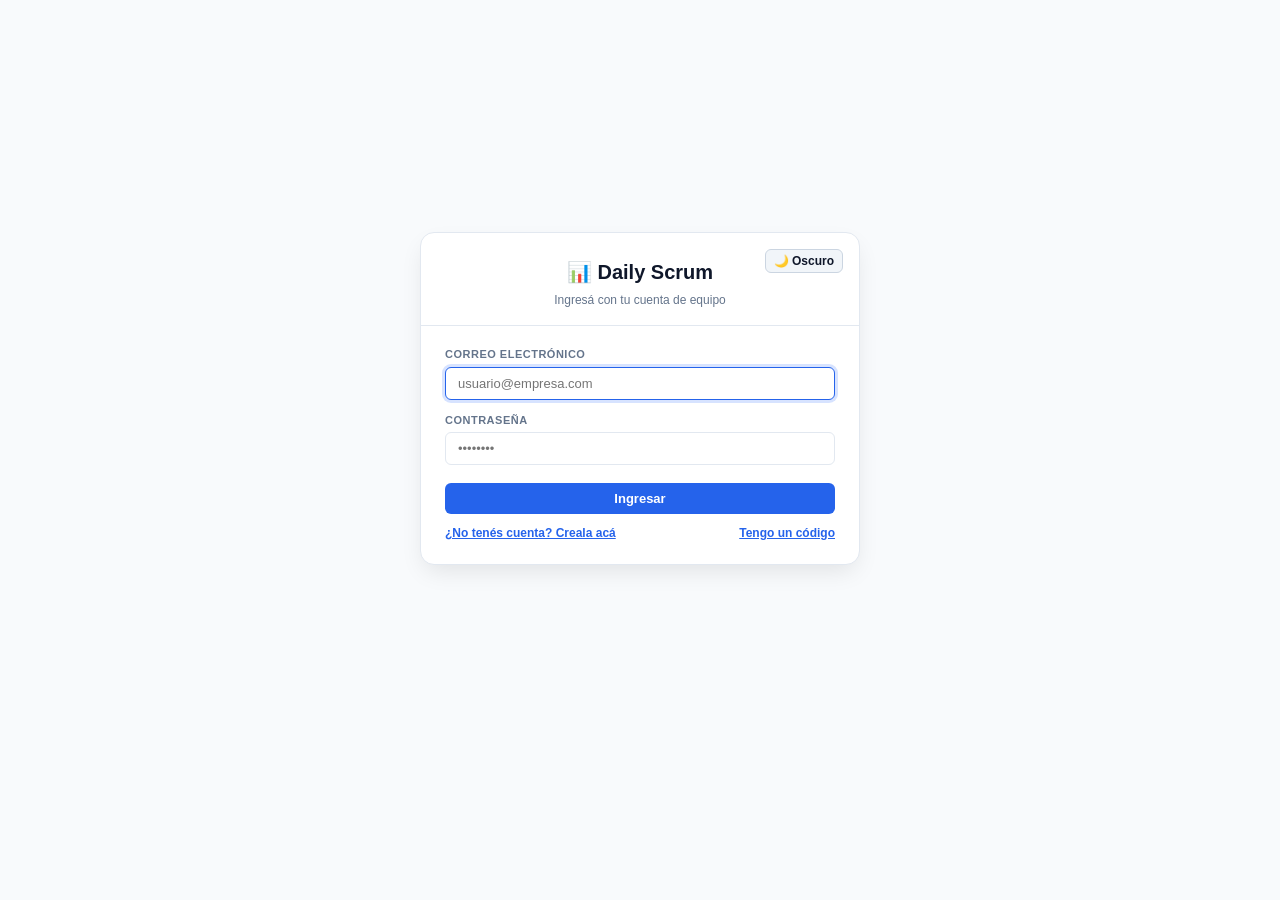
<file: index.html>
<!DOCTYPE html>
<html lang="es">
<head>
  <meta charset="UTF-8" />
  <meta name="viewport" content="width=device-width, initial-scale=1.0" />
  <title>Daily Scrum Board Serverless</title>
  <link rel="icon" href="data:image/svg+xml,<svg xmlns=%22http://www.w3.org/2000/svg%22 viewBox=%220 0 100 100%22><text y=%22.9em%22 font-size=%2290%22>📊</text></svg>" />
  <link rel="stylesheet" href="./css/variables.css" />
  <link rel="stylesheet" href="./css/base.css" />
  <link rel="stylesheet" href="./css/auth.css" />
  <link rel="stylesheet" href="./css/board.css" />
  <link rel="stylesheet" href="./css/kanban.css" />
  <link rel="stylesheet" href="./css/modals.css" />
  <link rel="stylesheet" href="./css/diagnostics.css" />
</head>
<body>

  <!-- ============================================================= -->
  <!-- 1. Mandatory Authentication Gate (Rendered when unauthenticated) -->
  <!-- ============================================================= -->
  <div id="authGate" class="auth-gate-wrapper" style="display: none;">
    <div class="auth-card">
      <div class="auth-card-header">
        <button type="button" class="btn btn-secondary btn-sm btn-theme-toggle auth-theme-toggle" title="Alternar tema">
          🌙 Oscuro
        </button>
        <h2>📊 Daily Scrum</h2>
        <p id="authStepTitle">Ingresá con tu cuenta de equipo</p>
      </div>

      <div class="auth-card-body">
        <!-- Login (pantalla principal, como cualquier app) -->
        <form id="stepLogin" onsubmit="return false;">
          <div style="margin-bottom: 12px;">
            <label for="stepLoginEmail">Correo Electrónico</label>
            <input type="email" id="stepLoginEmail" placeholder="usuario@empresa.com" style="width: 100%;" autocomplete="username email" required />
          </div>
          <div style="margin-bottom: 18px;">
            <label for="stepLoginPassword">Contraseña</label>
            <input type="password" id="stepLoginPassword" placeholder="••••••••" style="width: 100%;" autocomplete="current-password" required />
          </div>
          <div id="loginErrorBox" style="display: none; margin-bottom: 12px; padding: 10px 12px; background: var(--warning-bg); border: 1px solid var(--warning); border-radius: 6px; font-size: 12px;">
            <span id="loginErrorText">Revisá tu correo y contraseña.</span>
            <button type="button" id="btnGoRegister" class="btn btn-primary btn-sm" style="margin-top: 8px; width: 100%; display: none;">Crear cuenta con este correo</button>
          </div>
          <button type="button" id="btnLoginSubmit" class="btn btn-primary" style="width: 100%; margin-bottom: 12px;">
            Ingresar
          </button>
          <div style="display: flex; justify-content: space-between; align-items: center; font-size: 11px;">
            <button type="button" id="linkGoRegister" class="btn-link">¿No tenés cuenta? Creala acá</button>
            <button type="button" id="linkHaveCode" class="btn-link">Tengo un código</button>
          </div>
        </form>

        <!-- Crear cuenta -->
        <form id="stepRegister" style="display: none;" onsubmit="return false;">
          <div id="stepRegWho" class="auth-who-chip"></div>
          <p class="auth-help-text">
            Completá tus datos. Te enviamos un código de 6 dígitos para activar tu cuenta.
          </p>
          <div style="margin-bottom: 12px;">
            <label for="stepRegName">Nombre y Apellido</label>
            <input type="text" id="stepRegName" placeholder="Ej: Juan Pérez" style="width: 100%;" autocomplete="name" required />
          </div>
          <div style="margin-bottom: 18px;">
            <label for="stepRegPassword">Contraseña (Mínimo 8 caracteres)</label>
            <input type="password" id="stepRegPassword" placeholder="••••••••" style="width: 100%;" autocomplete="new-password" required />
          </div>
          <button type="button" id="btnRegisterSubmit" class="btn btn-primary" style="width: 100%; margin-bottom: 12px;">
            Crear Cuenta
          </button>
          <div style="text-align: center;">
            <button type="button" id="btnBackToLoginReg" class="btn-link">← Volver a ingresar</button>
          </div>
        </form>

        <!-- Activar con código (invitación o pendiente) -->
        <form id="stepCode" style="display: none;" onsubmit="return false;">
          <div id="stepCodeWho" class="auth-who-chip"></div>
          <p class="auth-help-text">
            Ingresá el código de 6 dígitos que te enviamos por correo.
          </p>
          <div style="margin-bottom: 12px;">
            <label for="stepCodeInput">Código de Activación (6 dígitos)</label>
            <input type="text" id="stepCodeInput" placeholder="123456" maxlength="6" style="width: 100%; text-align: center; font-size: 22px; letter-spacing: 6px; font-weight: 800;" autocomplete="one-time-code" required />
          </div>
          <div id="stepCodePassWrap" style="margin-bottom: 18px;">
            <label for="stepCodePassword">Definí tu Contraseña (Mínimo 8 caracteres)</label>
            <input type="password" id="stepCodePassword" placeholder="••••••••" style="width: 100%;" autocomplete="new-password" />
          </div>
          <button type="button" id="btnConfirmSubmit" class="btn btn-primary" style="width: 100%; margin-bottom: 12px;">
            Activar y Entrar
          </button>
          <div style="display: flex; justify-content: space-between; align-items: center; font-size: 11px;">
            <button type="button" id="btnBackToLoginCode" class="btn-link">← Volver a ingresar</button>
            <button type="button" id="btnResendCode" class="btn-link">Reenviar código</button>
          </div>
        </form>
      </div>
    </div>
  </div>

  <!-- ============================================================= -->
  <!-- 2. Main Application Shell (Rendered ONLY after authentication) -->
  <!-- ============================================================= -->
  <div id="appShell" class="container" style="display: none;">
    <!-- App Header -->
    <header>
      <div class="brand">
        <h1>📊 Daily Scrum Board</h1>
      </div>
      <div class="top-controls">
        <span id="authUserBadge" class="user-badge" style="display: none;"></span>

        <span style="display: inline-flex; gap: 4px;" role="group" aria-label="Deshacer y rehacer">
          <button type="button" id="btnUndo" class="btn btn-secondary btn-sm" title="Deshacer (Ctrl+Z)" aria-label="Deshacer" disabled style="opacity: 0.45;">
            ↩
          </button>
          <button type="button" id="btnRedo" class="btn btn-secondary btn-sm" title="Rehacer (Ctrl+Shift+Z)" aria-label="Rehacer" disabled style="opacity: 0.45;">
            ↪
          </button>
        </span>

        <!-- Admin Management Button (Gated to Admins) -->
        <button type="button" id="btnOpenManageModal" class="btn btn-secondary btn-sm" style="display: none;">
          👥 Administrar Equipo
        </button>

        <button type="button" class="btn btn-secondary btn-sm btn-theme-toggle" title="Alternar modo Claro / Oscuro" aria-label="Alternar tema">
          🌙 Oscuro
        </button>

        <button type="button" id="btnLogout" class="btn btn-secondary btn-sm" style="display: none;" title="Cerrar sesión">
          🚪 Salir
        </button>
      </div>
    </header>

    <!-- Main Scrum Board Card -->
    <div class="card">
      <div class="card-header-flex">
        <div class="filters-bar" style="width: 100%;">
          <!-- View Switcher Tabs -->
          <div class="view-switcher" style="margin-right: 6px;">
            <button type="button" id="tabDailyView" class="view-tab active">📊 Matriz Daily</button>
            <button type="button" id="tabKanbanView" class="view-tab">📋 Tablero Kanban</button>
            <button type="button" id="tabDiagnosticsView" class="view-tab" style="display: none;">🕸️ PERT/CPM & Diagnóstico</button>
          </div>

          <div>
            <label for="boardProject">Proyecto</label>
            <select id="boardProject" style="min-width: 160px;"></select>
          </div>

          <div id="weekFilterGroup">
            <label for="boardWeek">Semana</label>
            <div style="display: flex; gap: 6px; align-items: center;">
              <select id="boardWeek" style="min-width: 140px;"></select>
              <button type="button" id="btnAddWeek" class="btn btn-secondary btn-sm" style="height: 35px; padding: 0 10px; display: none;" title="Agregar próxima semana correlativa">➕</button>
            </div>
          </div>

          <div id="projectSelfAssignContainer" style="display: flex; align-items: flex-end; padding-bottom: 2px;"></div>
        </div>
      </div>

      <!-- 1. Daily Matrix View -->
      <div id="dailyViewContainer">
        <div class="table-container">
          <table id="scrumTable">
            <thead>
              <tr id="scrumTableHeadRow">
                <th class="member-col">Integrante</th>
                <th class="day-col">Lunes</th>
                <th class="day-col">Martes</th>
                <th class="day-col">Miércoles</th>
                <th class="day-col">Jueves</th>
                <th class="day-col">Viernes</th>
                <th class="day-col">Sábado</th>
                <th class="day-col">Domingo</th>
              </tr>
            </thead>
            <tbody id="scrumTableBody">
              <!-- Dynamic Rows Rendered by dailyMatrix.js -->
            </tbody>
          </table>
        </div>
      </div>

      <!-- 2. Kanban Board View (WIP Flow) -->
      <div id="kanbanViewContainer" style="display: none;">
        <div style="display: flex; justify-content: space-between; align-items: center; margin-bottom: 12px; flex-wrap: wrap; gap: 8px;">
          <div style="font-size: 12px; color: var(--text-muted);">
            💡 <strong>Scrumban Unificado:</strong> Las tareas en progreso y completadas alimentan automáticamente las respuestas de tu Daily.
          </div>
          <button type="button" id="btnOpenNewTaskModal" class="btn btn-primary btn-sm">
            ➕ Nueva Tarea
          </button>
        </div>

        <div class="kanban-board">
          <!-- Col: TODO -->
          <div class="kanban-col" data-status="TODO">
            <div class="kanban-col-header">
              <div class="kanban-col-title">📝 Por Hacer</div>
              <span id="countTODO" class="kanban-count">0</span>
            </div>
            <div id="colTODO" class="kanban-card-list"></div>
          </div>

          <!-- Col: DOING -->
          <div class="kanban-col" data-status="DOING">
            <div class="kanban-col-header">
              <div class="kanban-col-title">⚡ En Progreso</div>
              <span id="countDOING" class="kanban-count">0</span>
            </div>
            <div id="colDOING" class="kanban-card-list"></div>
          </div>

          <!-- Col: BLOCKED -->
          <div class="kanban-col" data-status="BLOCKED">
            <div class="kanban-col-header">
              <div class="kanban-col-title" style="color: var(--error);">🚨 Bloqueado</div>
              <span id="countBLOCKED" class="kanban-count">0</span>
            </div>
            <div id="colBLOCKED" class="kanban-card-list"></div>
          </div>

          <!-- Col: DONE -->
          <div class="kanban-col" data-status="DONE">
            <div class="kanban-col-header">
              <div class="kanban-col-title" style="color: var(--success);">✅ Completado</div>
              <span id="countDONE" class="kanban-count">0</span>
            </div>
            <div id="colDONE" class="kanban-card-list"></div>
          </div>
        </div>
      </div>

      <!-- 3. Diagnostics & Flow View -->
      <div id="diagnosticsViewContainer" style="display: none;"></div>
    </div>
  </div>

  <!-- ============================================================= -->
  <!-- 3. Modal Dialogs                                               -->
  <!-- ============================================================= -->

  <!-- Modal: View / Edit Daily Scrum -->
  <div id="scrumModal" class="modal-overlay">
    <div class="modal-box">
      <div class="modal-header">
        <h3 id="modalTitle">Daily Scrum</h3>
        <button type="button" id="modalClose" class="modal-close">&times;</button>
      </div>
      <div class="modal-body">
        <div class="meta-tags" id="modalMetaTags"></div>
        <div id="scrumAutoSyncBanner" class="auto-sync-banner" style="display: none;"></div>

        <div style="margin-bottom: 14px;">
          <label for="modalAns1">1. ¿Qué hiciste? (Tareas realizadas)</label>
          <textarea id="modalAns1" placeholder="Detalle de lo que completaste..."></textarea>
        </div>

        <div style="margin-bottom: 14px;">
          <label for="modalAns2">2. ¿Con qué sigues? (Próximo paso / Foco)</label>
          <textarea id="modalAns2" placeholder="En qué vas a trabajar..."></textarea>
        </div>

        <div style="margin-bottom: 14px;">
          <div style="display: flex; justify-content: space-between; align-items: center; margin-bottom: 6px;">
            <label style="margin: 0; font-weight: 700;">3. ¿Bloqueos o Impedimentos?</label>
            <span style="font-size: 11px; color: var(--text-muted);">Persistentes hasta resolución</span>
          </div>

          <!-- Active Blocked Tasks List -->
          <div id="modalActiveBlockedTasksList"></div>

          <div style="margin-top: 8px; margin-bottom: 4px; font-size: 11px; font-weight: 600; color: var(--text-muted);">
            Reportar nuevo bloqueo (asociar a tarea o crear nueva):
          </div>
          <select id="modalBlockedTaskSelect" style="width: 100%; margin-bottom: 8px; font-size: 12px;">
            <option value="">🟢 No agregar otro bloqueo</option>
            <option value="__NEW__">➕ Crear tarea en 'Por Hacer' (para que alguien la elija y me destrabe)</option>
          </select>
          <div id="modalNewBlockedTaskTitleContainer" style="margin-bottom: 8px; display: none;">
            <input type="text" id="modalNewBlockedTaskTitle" placeholder="Título de la tarea requerida (se creará en 'Por Hacer' sin asignar)..." style="width: 100%; font-size: 12px;" />
          </div>
          <textarea id="modalAns3" placeholder="¿Por qué te bloquea o qué se necesita hacer? (o 'Ninguno')..."></textarea>
        </div>

        <div style="display: flex; gap: 8px; justify-content: space-between; margin-top: 18px;">
          <button type="button" id="btnDeleteScrum" class="btn btn-danger btn-sm">🗑️ Eliminar</button>
          <div style="display: flex; gap: 8px;">
            <button type="button" id="btnCancelScrum" class="btn btn-secondary btn-sm">Cancelar</button>
            <button type="button" id="btnSaveScrum" class="btn btn-primary btn-sm">💾 Guardar</button>
          </div>
        </div>
      </div>
    </div>
  </div>

  <!-- Modal: Create / Edit Kanban Task -->
  <div id="taskModal" class="modal-overlay">
    <div class="modal-box" style="max-width: 480px;">
      <div class="modal-header">
        <h3 id="taskModalTitle">➕ Nueva Tarea de Kanban</h3>
        <button type="button" id="taskModalClose" class="modal-close">&times;</button>
      </div>
      <div class="modal-body">
        <form id="taskForm" onsubmit="return false;">
          <input type="hidden" id="taskId" />
          <div style="margin-bottom: 12px;">
            <label for="taskTitle">Título de la Tarea</label>
            <input type="text" id="taskTitle" placeholder="Ej: Implementar endpoint de pagos" style="width: 100%;" required />
          </div>

          <div style="display: grid; grid-template-columns: 1fr 1fr; gap: 12px; margin-bottom: 12px;">
            <div>
              <label for="taskAssignee">Responsable</label>
              <select id="taskAssignee" style="width: 100%;"></select>
            </div>
            <div>
              <label for="taskStatus">Estado</label>
              <select id="taskStatus" style="width: 100%;">
                <option value="TODO">📝 Por Hacer</option>
                <option value="DOING">⚡ En Progreso</option>
                <option value="BLOCKED">🚨 Bloqueado</option>
                <option value="DONE">✅ Completado</option>
              </select>
            </div>
          </div>

          <div style="margin-bottom: 12px;">
            <label for="taskPriority">Prioridad</label>
            <select id="taskPriority" style="width: 100%;">
              <option value="LOW">Baja</option>
              <option value="MEDIUM" selected>Media</option>
              <option value="HIGH">Alta</option>
            </select>
          </div>

          <div id="taskBlockerGroup" style="margin-bottom: 16px; display: none;">
            <label for="taskBlocker" style="color: var(--error);">Motivo del Bloqueo</label>
            <input type="text" id="taskBlocker" placeholder="¿Por qué está trabada la tarea?" style="width: 100%; border-color: var(--error);" />
          </div>

          <div style="display: flex; justify-content: space-between; align-items: center; margin-top: 16px;">
            <button type="button" id="btnDeleteTask" class="btn btn-danger btn-sm" style="display: none;">🗑️ Eliminar</button>
            <div style="display: flex; gap: 8px; margin-left: auto;">
              <button type="button" id="btnCancelTask" class="btn btn-secondary btn-sm">Cancelar</button>
              <button type="button" id="btnSaveTask" class="btn btn-primary btn-sm">💾 Guardar Tarea</button>
            </div>
          </div>
        </form>
      </div>
    </div>
  </div>

  <!-- Modal: Kanban Blocker & Dependency Registration -->
  <div id="kanbanBlockerModal" class="modal-overlay">
    <div class="modal-box" style="max-width: 500px;">
      <div class="modal-header">
        <h3 id="kanbanBlockerTitle">🚨 Registrar Bloqueo y Dependencia</h3>
        <button type="button" id="kanbanBlockerClose" class="modal-close">&times;</button>
      </div>
      <div class="modal-body">
        <form id="kanbanBlockerForm" onsubmit="return false;">
          <input type="hidden" id="kanbanBlockerTaskId" />

          <div style="margin-bottom: 12px;">
            <label style="font-weight: 700; font-size: 11px; text-transform: uppercase; color: var(--text-muted);">Tarea que se bloquea:</label>
            <div id="kanbanBlockerTaskName" style="font-size: 13px; color: var(--primary); font-weight: 700; padding: 8px 12px; background: var(--surface-alt, #f8fafc); border: 1px solid var(--border); border-radius: 6px; margin-top: 4px;"></div>
          </div>

          <div style="margin-bottom: 12px;">
            <label for="kanbanBlockerSourceSelect" style="font-weight: 700; font-size: 11px; text-transform: uppercase; color: var(--text-muted); margin-bottom: 4px; display: block;">
              ¿Quién o qué tarea te bloquea?
            </label>
            <select id="kanbanBlockerSourceSelect" style="width: 100%; font-size: 12px; padding: 6px 8px;">
              <option value="">(Ninguna tarea previa / Impedimento externo)</option>
              <option value="__NEW__">➕ Crear una nueva tarea requerida en 'Por Hacer' (sin asignar)...</option>
            </select>
          </div>

          <div id="kanbanBlockerNewTaskContainer" style="margin-bottom: 12px; display: none;">
            <label for="kanbanBlockerNewTaskTitle" style="font-size: 11px; font-weight: 700; color: var(--warning, #eab308); text-transform: uppercase; margin-bottom: 4px; display: block;">
              Título de la tarea requerida (se creará en 'Por Hacer'):
            </label>
            <input type="text" id="kanbanBlockerNewTaskTitle" placeholder="Ej: Configurar endpoint de pagos..." style="width: 100%; font-size: 12px;" />
          </div>

          <div style="margin-bottom: 16px;">
            <label for="kanbanBlockerReason" style="font-weight: 700; font-size: 11px; text-transform: uppercase; color: var(--error); margin-bottom: 4px; display: block;">
              Motivo o detalle del bloqueo:
            </label>
            <textarea id="kanbanBlockerReason" placeholder="¿Qué se necesita para resolverlo o por qué no podés avanzar?..." style="width: 100%; min-height: 70px; border-color: var(--error);" required></textarea>
          </div>

          <div style="display: flex; justify-content: flex-end; gap: 8px;">
            <button type="button" id="btnCancelKanbanBlocker" class="btn btn-secondary btn-sm">Cancelar</button>
            <button type="button" id="btnConfirmKanbanBlocker" class="btn btn-danger btn-sm">🚨 Confirmar Bloqueo</button>
          </div>
        </form>
      </div>
    </div>
  </div>

  <!-- Modal: Manage Projects & Members (Admin Only) -->
  <div id="manageModal" class="modal-overlay">
    <div class="modal-box" style="max-width: 620px;">
      <div class="modal-header">
        <h3>👥 Gestión del Sistema (Admin)</h3>
        <button type="button" id="manageModalClose" class="modal-close">&times;</button>
      </div>
      <div class="modal-body">
        <!-- Navigation Tabs -->
        <div class="tab-nav">
          <button type="button" class="tab-btn active" id="tabBtnProjects">📁 Proyectos</button>
          <button type="button" class="tab-btn" id="tabBtnMembers">👤 Integrantes</button>
          <button type="button" class="tab-btn" id="tabBtnEmail">📧 Email (Gmail SMTP)</button>
          <button type="button" class="tab-btn" id="tabBtnEndpoint">⚙️ Endpoint Lambda</button>
          <button type="button" class="tab-btn" id="tabBtnTrash">🗑️ Papelera</button>
        </div>

        <!-- Tab 1: Projects Section -->
        <div id="adminTabProjects" class="admin-tab-content">
          <div class="sub-section">
            <h4>📁 Crear y Administrar Proyectos</h4>
            <div style="display: flex; gap: 8px; margin-bottom: 6px;">
              <input type="text" id="newProjectName" placeholder="Nuevo proyecto..." style="flex: 1;" />
              <button type="button" id="btnAddProject" class="btn btn-primary btn-sm">Crear</button>
            </div>
            <label style="display: flex; align-items: center; gap: 6px; font-size: 11px; text-transform: none; cursor: pointer; color: var(--text-muted); font-weight: 600; margin-bottom: 10px;">
              <input type="checkbox" id="newProjectAllowSelf" /> Permitir que cualquier integrante se autoasigne a este proyecto
            </label>
            <div id="projectsChipList" class="chip-list"></div>
          </div>
        </div>

        <!-- Tab 2: Members Section -->
        <div id="adminTabMembers" class="admin-tab-content" style="display: none;">
          <div class="sub-section">
            <h4>👤 Integrantes por Proyecto</h4>
            <label style="margin-bottom: 4px;">Proyecto:</label>
            <select id="manageProjectSelect" style="margin-bottom: 8px; width: 100%;"></select>
            <div style="background: var(--surface-alt, #f8fafc); border: 1px solid var(--border); border-radius: 8px; padding: 10px 12px; margin-bottom: 12px;">
              <div style="display: flex; justify-content: space-between; align-items: center; margin-bottom: 4px;">
                <label for="selectRegisteredUser" style="font-size: 11px; color: var(--text-muted); font-weight: 700;">
                  👥 Autocompletar con usuario registrado en la plataforma:
                </label>
                <span id="registeredUsersCountBadge" style="font-size: 10px; color: var(--text-muted);"></span>
              </div>
              <select id="selectRegisteredUser" style="width: 100%; font-size: 12px; padding: 6px 8px;">
                <option value="">-- Seleccionar usuario registrado para autocompletar --</option>
              </select>
            </div>
            <div style="display: flex; gap: 8px; margin-bottom: 8px; flex-wrap: wrap;">
              <input type="text" id="newMemberName" placeholder="Nombre (ej: Juan)..." style="flex: 2; min-width: 130px;" />
              <input type="text" id="newMemberRole" placeholder="Rol en proyecto (ej: Frontend)..." style="flex: 2; min-width: 130px;" />
              <input type="email" id="newMemberEmail" placeholder="Email obligatorio..." style="flex: 2; min-width: 150px;" required />
              <select id="newMemberSystemRole" style="flex: 1; min-width: 120px;" title="Rol de permisos en el sistema">
                <option value="member">Integrante</option>
                <option value="admin">Administrador</option>
              </select>
              <button type="button" id="btnAddMember" class="btn btn-primary btn-sm">Asignar e Invitar</button>
            </div>
            <p style="font-size: 11px; color: var(--text-muted); margin-bottom: 8px;">
              💡 El email es obligatorio. Si el usuario no tiene cuenta, se le enviará automáticamente un código de 6 dígitos para que active su cuenta y defina su contraseña.
            </p>
            <div id="membersChipList" class="chip-list"></div>
          </div>
        </div>

        <!-- Tab 3: Gmail SMTP Configuration -->
        <div id="adminTabEmail" class="admin-tab-content" style="display: none;">
          <div class="sub-section">
            <h4>📧 Configuración de Email (Gmail SMTP)</h4>
            <p style="font-size: 11px; color: var(--text-muted); margin-bottom: 8px;">
              Configurá tu cuenta de Gmail con una <strong>Contraseña de Aplicación de 16 caracteres</strong> (App Password) para despachar códigos de verificación y notificaciones sin límites de dominio.
            </p>
            <form onsubmit="return false;">
              <div style="margin-bottom: 8px;">
                <label for="gmailUser">Correo de Gmail:</label>
                <input type="email" id="gmailUser" placeholder="tu-cuenta@gmail.com" style="width: 100%;" autocomplete="username email" />
              </div>
              <div style="margin-bottom: 8px;">
                <label for="gmailAppPassword">Contraseña de Aplicación de Google (16 letras):</label>
                <div style="display: flex; gap: 6px;">
                  <input type="password" id="gmailAppPassword" placeholder="xxxx xxxx xxxx xxxx" style="flex: 1;" autocomplete="new-password" />
                  <button type="button" id="btnToggleGmailPassword" class="btn btn-secondary btn-sm" title="Mostrar/Ocultar clave">👁️</button>
                </div>
                <small style="font-size: 10px; color: var(--text-muted); display: block; margin-top: 3px;">
                  Generala en: <a href="https://myaccount.google.com/apppasswords" target="_blank" rel="noopener noreferrer" style="color: var(--primary);">myaccount.google.com/apppasswords</a>
                </small>
              </div>
              <div style="margin-bottom: 8px;">
                <label for="gmailSenderName">Nombre del Remitente:</label>
                <input type="text" id="gmailSenderName" placeholder="Daily Scrum" style="width: 100%;" />
              </div>
              <div style="margin-bottom: 10px;">
                <label for="gmailAppUrl">URL de la Aplicación (enlace incluido en los emails):</label>
                <input type="url" id="gmailAppUrl" placeholder="https://jmrodev.github.io/daily-scrum-serverless/" style="width: 100%;" />
                <small style="font-size: 10px; color: var(--text-muted); display: block; margin-top: 3px;">
                  Dirección web a la que accederán los usuarios desde los botones y enlaces del correo.
                </small>
              </div>
              <div style="display: flex; gap: 8px; flex-wrap: wrap; align-items: center;">
                <button type="button" id="btnSaveEmailConfig" class="btn btn-primary btn-sm">💾 Guardar Configuración</button>
                <button type="button" id="btnTestEmail" class="btn btn-secondary btn-sm">🧪 Probar Envío</button>
              </div>
            </form>
          </div>
        </div>

        <!-- Tab 4: Endpoint Configuration -->
        <div id="adminTabEndpoint" class="admin-tab-content" style="display: none;">
          <div class="sub-section">
            <h4>⚙️ Endpoint de AWS Lambda</h4>
            <p style="font-size: 11px; color: var(--text-muted); margin-bottom: 8px;">
              Configuración del Function URL del backend en AWS Lambda para este cliente.
            </p>
            <div style="margin-bottom: 8px;">
              <label for="adminApiUrlInput">Lambda Function URL:</label>
              <input type="text" id="adminApiUrlInput" style="width: 100%; font-size: 12px;" />
            </div>
            <div style="display: flex; gap: 8px;">
              <button type="button" id="btnSaveApiUrl" class="btn btn-primary btn-sm">💾 Guardar Endpoint</button>
              <button type="button" id="btnResetApiUrl" class="btn btn-secondary btn-sm">↺ Restablecer Default</button>
            </div>
          </div>
        </div>

        <!-- Tab 5: Trash -->
        <div id="adminTabTrash" class="admin-tab-content" style="display: none;">
          <div class="sub-section">
            <h4>🗑️ Papelera (30 días, restaurable, gratis)</h4>
            <p style="font-size: 11px; color: var(--text-muted); margin-bottom: 8px;">
              Todo lo borrado cae acá y se purga solo a los 30 días. Restaurar es gratis e instantáneo.
            </p>
            <label style="margin-bottom: 4px;">Proyecto:</label>
            <select id="trashProjectSelect" style="margin-bottom: 8px; width: 100%;"></select>
            <div id="trashChipList" class="chip-list"></div>
          </div>
        </div>
      </div>
    </div>
  </div>

  <!-- Custom Confirmation Modal -->
  <div id="confirmModal" class="modal-overlay">
    <div class="modal-box" style="max-width: 420px;">
      <div class="modal-header">
        <h3 id="confirmTitle">Confirmar Acción</h3>
        <button type="button" id="confirmClose" class="modal-close">&times;</button>
      </div>
      <div class="modal-body">
        <p id="confirmMessage" style="font-size: 14px; color: var(--text); margin-bottom: 20px;">¿Estás seguro?</p>
        <div style="display: flex; justify-content: flex-end; gap: 8px;">
          <button type="button" id="confirmCancelBtn" class="btn btn-secondary btn-sm">Cancelar</button>
          <button type="button" id="confirmOkBtn" class="btn btn-danger btn-sm">Confirmar</button>
        </div>
      </div>
    </div>
  </div>

  <!-- Custom Prompt Modal -->
  <div id="promptModal" class="modal-overlay">
    <div class="modal-box" style="max-width: 420px;">
      <div class="modal-header">
        <h3 id="promptTitle">Editar</h3>
        <button type="button" id="promptClose" class="modal-close">&times;</button>
      </div>
      <div class="modal-body">
        <label id="promptLabel" for="promptInput">Valor:</label>
        <input type="text" id="promptInput" style="width: 100%; margin-bottom: 14px;" />
        <div id="promptSecondGroup" style="display: none; margin-bottom: 14px;">
          <label id="promptSecondLabel" for="promptSecondInput">Rol:</label>
          <input type="text" id="promptSecondInput" style="width: 100%;" />
        </div>
        <div style="display: flex; justify-content: flex-end; gap: 8px;">
          <button type="button" id="promptCancelBtn" class="btn btn-secondary btn-sm">Cancelar</button>
          <button type="button" id="promptOkBtn" class="btn btn-primary btn-sm">Guardar</button>
        </div>
      </div>
    </div>
  </div>

  <!-- Toast Notification Container -->
  <div id="toastContainer" class="toast-container"></div>

  <!-- Atomic Application Bootstrapper (ES6 Native Module) -->
  <script type="module" src="./js/app.js"></script>
</body>
</html>
</file>
<file: css/variables.css>
:root {
  --primary: #2563eb;
  --primary-hover: #1d4ed8;
  --bg: #f8fafc;
  --surface: #ffffff;
  --surface-alt: #f1f5f9;
  --text: #0f172a;
  --text-muted: #64748b;
  --border: #e2e8f0;
  --border-dark: #cbd5e1;
  --success: #16a34a;
  --success-bg: #dcfce7;
  --error: #dc2626;
  --error-bg: #fee2e2;
  --warning: #d97706;
  --warning-bg: #fef3c7;
  --info-bg: #e0f2fe;
  --info-text: #0369a1;
  --radius: 10px;
}

[data-theme="dark"] {
  --primary: #3b82f6;
  --primary-hover: #60a5fa;
  --bg: #0b0f19;
  --surface: #1e293b;
  --surface-alt: #0f172a;
  --text: #f8fafc;
  --text-muted: #94a3b8;
  --border: #334155;
  --border-dark: #475569;
  --success: #22c55e;
  --success-bg: #064e3b;
  --error: #ef4444;
  --error-bg: #450a0a;
  --warning: #f59e0b;
  --warning-bg: #451a03;
  --info-bg: #0c4a6e;
  --info-text: #38bdf8;
}
</file>
<file: css/base.css>
* {
  box-sizing: border-box;
  margin: 0;
  padding: 0;
}

body {
  font-family: -apple-system, BlinkMacSystemFont, "Segoe UI", Roboto, Helvetica, Arial, sans-serif;
  background: var(--bg);
  color: var(--text);
  line-height: 1.5;
  padding: 16px 12px;
  min-height: 100vh;
}

.container {
  width: 98%;
  max-width: 98%;
  margin: 0 auto;
}

/* Header */
header {
  display: flex;
  flex-wrap: wrap;
  align-items: center;
  justify-content: space-between;
  gap: 16px;
  margin-bottom: 16px;
  padding-bottom: 12px;
  border-bottom: 1px solid var(--border);
}

.brand h1 {
  font-size: 22px;
  font-weight: 800;
  letter-spacing: -0.5px;
  display: flex;
  align-items: center;
  gap: 8px;
}

.brand p {
  color: var(--text-muted);
  font-size: 13px;
}

.top-controls {
  display: flex;
  align-items: center;
  gap: 10px;
  flex-wrap: wrap;
}

.user-badge {
  background: var(--info-bg);
  color: var(--info-text);
  font-size: 12px;
  font-weight: 700;
  padding: 4px 10px;
  border-radius: 16px;
  display: inline-flex;
  align-items: center;
  gap: 5px;
}

/* Card Container */
.card {
  background: var(--surface);
  border: 1px solid var(--border);
  border-radius: var(--radius);
  padding: 18px 20px;
  margin-bottom: 16px;
  box-shadow: 0 1px 3px rgba(0, 0, 0, 0.04);
}

.card-header-flex {
  display: flex;
  align-items: center;
  justify-content: space-between;
  margin-bottom: 14px;
  flex-wrap: wrap;
  gap: 12px;
}

.filters-bar {
  display: flex;
  align-items: flex-end;
  gap: 12px;
  flex-wrap: wrap;
}

/* Typography & Form Elements */
label {
  display: block;
  font-size: 11px;
  font-weight: 700;
  color: var(--text-muted);
  margin-bottom: 4px;
  text-transform: uppercase;
  letter-spacing: 0.5px;
}

input, select, textarea {
  padding: 8px 12px;
  border: 1px solid var(--border);
  border-radius: 6px;
  font-size: 13px;
  color: var(--text);
  background: var(--surface);
  font-family: inherit;
}

input:focus, select:focus, textarea:focus {
  outline: none;
  border-color: var(--primary);
  box-shadow: 0 0 0 3px rgba(37, 99, 255, 0.18);
}

textarea {
  resize: vertical;
  min-height: 80px;
  width: 100%;
}

/* Buttons */
.btn {
  display: inline-flex;
  align-items: center;
  justify-content: center;
  padding: 8px 14px;
  font-size: 13px;
  font-weight: 600;
  border-radius: 6px;
  cursor: pointer;
  border: none;
  transition: all 0.15s ease;
  gap: 6px;
}
.btn:active { transform: scale(0.98); }
.btn-primary { background: var(--primary); color: #fff; }
.btn-primary:hover { background: var(--primary-hover); }
.btn-secondary { background: var(--surface-alt); color: var(--text); border: 1px solid var(--border-dark); }
.btn-secondary:hover { background: var(--border); }
.btn-danger { background: var(--error); color: #fff; }
.btn-danger:hover { background: #b91c1c; }
.btn-sm { padding: 4px 8px; font-size: 12px; }

.btn-link {
  background: none;
  border: none;
  color: var(--primary);
  font-size: 12px;
  font-weight: 600;
  cursor: pointer;
  text-decoration: underline;
  padding: 0;
}
.btn-link:hover { color: var(--primary-hover); }

/* View Switcher */
.view-switcher {
  display: inline-flex;
  background: var(--surface-alt);
  padding: 3px;
  border-radius: 8px;
  border: 1px solid var(--border);
  gap: 4px;
}
.view-tab {
  padding: 6px 14px;
  font-size: 12px;
  font-weight: 700;
  border-radius: 6px;
  border: none;
  background: transparent;
  color: var(--text-muted);
  cursor: pointer;
  transition: all 0.15s ease;
}
.view-tab.active {
  background: var(--surface);
  color: var(--text);
  box-shadow: 0 1px 3px rgba(0, 0, 0, 0.1);
}
</file>
<file: css/auth.css>
/* Mandatory Auth Gate Styles */
.auth-gate-wrapper {
  display: flex;
  flex-direction: column;
  align-items: center;
  justify-content: center;
  min-height: 85vh;
  padding: 20px;
}

.auth-card {
  background: var(--surface);
  border: 1px solid var(--border);
  border-radius: 14px;
  width: 100%;
  max-width: 440px;
  box-shadow: 0 10px 25px -5px rgba(0, 0, 0, 0.1);
  overflow: hidden;
  animation: fadeIn 0.25s ease-out;
}

@keyframes fadeIn {
  from { opacity: 0; transform: translateY(8px); }
  to { opacity: 1; transform: translateY(0); }
}

.auth-card-header {
  padding: 24px 24px 16px;
  text-align: center;
  border-bottom: 1px solid var(--border);
  position: relative;
}

.auth-card-header h2 {
  font-size: 20px;
  font-weight: 800;
  display: flex;
  align-items: center;
  justify-content: center;
  gap: 8px;
}

.auth-card-header p {
  font-size: 12px;
  color: var(--text-muted);
  margin-top: 4px;
}

.auth-theme-toggle {
  position: absolute;
  top: 16px;
  right: 16px;
}

.auth-who-chip {
  font-size: 12px;
  font-weight: 700;
  color: var(--info-text);
  background: var(--info-bg);
  border-radius: 6px;
  padding: 6px 10px;
  margin-bottom: 12px;
  overflow: hidden;
  text-overflow: ellipsis;
  white-space: nowrap;
}

.auth-who-chip:empty {
  display: none;
}

.auth-card-body {
  padding: 20px 24px 24px;
}

.auth-help-text {
  font-size: 12px;
  color: var(--text-muted);
  margin-bottom: 16px;
  line-height: 1.4;
}

.auth-divider {
  display: flex;
  align-items: center;
  text-align: center;
  margin: 14px 0;
  color: var(--text-muted);
  font-size: 11px;
}

.auth-divider span:first-child,
.auth-divider span:last-child {
  flex: 1;
  border-bottom: 1px solid var(--border);
}

.auth-divider span:nth-child(2) {
  padding: 0 10px;
  font-weight: 600;
}
</file>
<file: css/board.css>
/* Scrum Matrix Table */
.table-container {
  overflow-x: auto;
  border: 1px solid var(--border);
  border-radius: 8px;
}

table {
  width: 100%;
  border-collapse: collapse;
  background: var(--surface);
}

th, td {
  border: 1px solid var(--border);
  padding: 6px 8px;
  vertical-align: top;
}

th {
  background: var(--surface-alt);
  font-size: 12px;
  font-weight: 700;
  color: var(--text-muted);
  text-align: left;
}

th.day-col { width: 12.5%; }
th.member-col { width: 12.5%; min-width: 130px; }

.member-cell-name { font-weight: 700; font-size: 13px; color: var(--text); }
.member-cell-role { font-size: 11px; color: var(--text-muted); }
.member-cell-self {
  display: inline-block;
  background: var(--info-bg);
  color: var(--info-text);
  font-size: 9px;
  font-weight: 800;
  padding: 1px 4px;
  border-radius: 3px;
  margin-left: 4px;
}

/* Daily Scrum Cell Display */
.scrum-entry {
  display: flex;
  flex-direction: column;
  gap: 2px;
}

.scrum-top-bar {
  display: flex;
  align-items: center;
  justify-content: space-between;
  margin-bottom: 2px;
}

.tag-clean {
  color: var(--success);
  font-size: 11px;
  font-weight: 700;
}

.tag-blocker {
  color: var(--error);
  background: var(--error-bg);
  font-size: 10px;
  font-weight: 700;
  padding: 1px 5px;
  border-radius: 4px;
}

.actions-mini {
  display: flex;
  gap: 2px;
  margin-left: auto;
}

.btn-action {
  background: none;
  border: none;
  cursor: pointer;
  font-size: 11px;
  padding: 1px 3px;
  border-radius: 3px;
  line-height: 1;
  color: var(--text-muted);
  transition: all 0.1s ease;
}
.btn-action:hover {
  background: var(--surface-alt);
  color: var(--text);
}
.btn-action.danger:hover {
  background: var(--error-bg);
  color: var(--error);
}

.scrum-line {
  font-size: 12px;
  line-height: 1.35;
  color: var(--text);
  word-break: break-word;
  white-space: pre-line;
}

.scrum-line .lbl {
  font-weight: 700;
  color: var(--text-muted);
  font-size: 11px;
  margin-right: 3px;
}

.scrum-line.is-blocked {
  color: var(--error);
  background: var(--error-bg);
  padding: 2px 5px;
  border-radius: 4px;
  margin-top: 2px;
}

.cell-empty-btn {
  width: 100%;
  height: 38px;
  border: 1px dashed var(--border-dark);
  border-radius: 6px;
  background: transparent;
  color: var(--text-muted);
  cursor: pointer;
  font-size: 11px;
  font-weight: 600;
  display: flex;
  align-items: center;
  justify-content: center;
  gap: 4px;
  transition: all 0.12s ease;
}
.cell-empty-btn:hover {
  border-color: var(--primary);
  color: var(--primary);
  background: var(--info-bg);
}

.cell-empty-readonly {
  width: 100%;
  height: 38px;
  border: 1px dashed var(--border);
  border-radius: 6px;
  color: var(--text-muted);
  opacity: 0.6;
  display: flex;
  align-items: center;
  justify-content: center;
  font-size: 13px;
  user-select: none;
  cursor: default;
}

/* Day highlighting */
th.current-day {
  background: var(--info-bg);
  color: var(--primary);
  border-bottom: 2px solid var(--primary);
}

.badge-today {
  background: var(--primary);
  color: #fff;
  font-size: 9px;
  font-weight: 800;
  padding: 1px 5px;
  border-radius: 4px;
  margin-left: 4px;
  display: inline-block;
  vertical-align: middle;
  letter-spacing: 0.5px;
}

td.current-day-cell {
  background: rgba(59, 130, 246, 0.035);
  border-left: 1px solid var(--primary);
  border-right: 1px solid var(--primary);
}

/* Project status badges */
.tag-status {
  border: none;
  font-size: 11px;
  font-weight: 700;
  padding: 3px 8px;
  border-radius: 6px;
  cursor: pointer;
  display: inline-flex;
  align-items: center;
  gap: 4px;
  transition: all 0.15s ease;
}
.tag-status.open { background: var(--success-bg); color: var(--success); }
.tag-status.open:hover { filter: brightness(0.95); }
.tag-status.closed { background: var(--surface-alt); color: var(--text-muted); }
.tag-status.closed:hover { background: var(--border); }
</file>
<file: css/kanban.css>
/* Kanban Board Layout */
.kanban-board {
  display: grid;
  grid-template-columns: repeat(4, 1fr);
  gap: 14px;
  margin-top: 14px;
  align-items: start;
}

@media (max-width: 1024px) {
  .kanban-board { grid-template-columns: repeat(2, 1fr); }
}

@media (max-width: 640px) {
  .kanban-board { grid-template-columns: 1fr; }
}

.kanban-col {
  background: var(--surface-alt);
  border: 1px solid var(--border);
  border-radius: 8px;
  padding: 12px;
  display: flex;
  flex-direction: column;
  min-height: 480px;
  transition: background 0.15s ease, border-color 0.15s ease;
}

.kanban-col.drag-over {
  background: var(--info-bg);
  border-color: var(--primary);
}

.kanban-col-header {
  display: flex;
  align-items: center;
  justify-content: space-between;
  margin-bottom: 12px;
  padding-bottom: 8px;
  border-bottom: 1px solid var(--border);
}

.kanban-col-title {
  font-size: 13px;
  font-weight: 700;
  display: flex;
  align-items: center;
  gap: 6px;
}

.kanban-count {
  font-size: 11px;
  font-weight: 700;
  background: var(--surface);
  color: var(--text-muted);
  padding: 1px 6px;
  border-radius: 10px;
  border: 1px solid var(--border);
}

.kanban-card-list {
  display: flex;
  flex-direction: column;
  gap: 10px;
  flex: 1;
  min-height: 120px;
}

.kanban-card {
  background: var(--surface);
  border: 1px solid var(--border);
  border-radius: 8px;
  padding: 12px;
  box-shadow: 0 1px 2px rgba(0, 0, 0, 0.05);
  cursor: grab;
  transition: transform 0.15s ease, box-shadow 0.15s ease;
  position: relative;
}

.kanban-card:hover {
  box-shadow: 0 4px 6px -1px rgba(0, 0, 0, 0.1);
  transform: translateY(-2px);
}

.kanban-card.dragging {
  opacity: 0.4;
  cursor: grabbing;
}

.kanban-card.readonly {
  cursor: default;
  opacity: 0.88;
}

.kanban-card.readonly:hover {
  box-shadow: none;
  border-color: var(--border);
}

.kanban-card-title {
  font-size: 13px;
  font-weight: 600;
  color: var(--text);
  margin-bottom: 8px;
  line-height: 1.4;
}

.kanban-card-blocker {
  font-size: 11px;
  color: var(--error);
  background: var(--error-bg);
  padding: 3px 6px;
  border-radius: 4px;
  margin-bottom: 8px;
  font-weight: 600;
}

.kanban-card-footer {
  display: flex;
  align-items: center;
  justify-content: space-between;
  font-size: 11px;
  margin-top: 6px;
  padding-top: 6px;
  border-top: 1px solid var(--border);
}

.kanban-assignee {
  display: inline-flex;
  align-items: center;
  gap: 4px;
  color: var(--text-muted);
  font-weight: 600;
  font-size: 11px;
}

.btn-claim-task {
  display: inline-flex;
  align-items: center;
  gap: 2px;
  background: var(--surface);
  color: var(--primary);
  border: 1px solid var(--primary);
  border-radius: 4px;
  padding: 1px 6px;
  font-size: 10px;
  font-weight: 700;
  cursor: pointer;
  margin-left: 6px;
  transition: all 0.15s ease;
}
.btn-claim-task:hover {
  background: var(--primary);
  color: #fff;
}

.priority-badge {
  font-size: 10px;
  font-weight: 800;
  padding: 1px 5px;
  border-radius: 4px;
  text-transform: uppercase;
}
.priority-badge.high { background: var(--error-bg); color: var(--error); }
.priority-badge.medium { background: var(--warning-bg); color: var(--warning); }
.priority-badge.low { background: var(--info-bg); color: var(--info-text); }

.kanban-nav-btns {
  display: flex;
  gap: 3px;
}

.kanban-nav-btn {
  background: var(--surface-alt);
  border: 1px solid var(--border);
  border-radius: 4px;
  padding: 2px 6px;
  font-size: 10px;
  cursor: pointer;
  color: var(--text-muted);
  line-height: 1;
}
.kanban-nav-btn:hover {
  background: var(--primary);
  color: #fff;
  border-color: var(--primary);
}

/* Badges for Sync & Mini Status */
.member-kanban-badges {
  margin-top: 5px;
  display: flex;
  gap: 4px;
  flex-wrap: wrap;
}

.badge-kanban-mini {
  font-size: 10px;
  font-weight: 700;
  padding: 1px 6px;
  border-radius: 10px;
  line-height: 1.4;
  display: inline-flex;
  align-items: center;
  gap: 2px;
  user-select: none;
  cursor: pointer;
  transition: transform 0.1s ease;
}
.badge-kanban-mini:hover {
  transform: scale(1.05);
}
.badge-kanban-mini.doing { background: var(--info-bg); color: var(--info-text); border: 1px solid var(--border); }
.badge-kanban-mini.blocked { background: var(--error-bg); color: var(--error); border: 1px solid var(--error); }
.badge-kanban-mini.done { background: rgba(22, 163, 74, 0.15); color: var(--success); border: 1px solid rgba(22, 163, 74, 0.3); }
.badge-kanban-mini.empty { color: var(--text-muted); font-size: 9px; font-weight: 500; }

.badge-in-daily {
  font-size: 9px;
  font-weight: 700;
  background: rgba(59, 130, 246, 0.15);
  color: var(--primary);
  padding: 1px 5px;
  border-radius: 4px;
  display: inline-flex;
  align-items: center;
  gap: 2px;
  border: 1px solid rgba(59, 130, 246, 0.3);
}

.tag-synced {
  font-size: 9px;
  font-weight: 700;
  color: var(--info-text);
  background: var(--info-bg);
  border: 1px solid var(--border);
  border-radius: 3px;
  padding: 1px 4px;
  display: inline-flex;
  align-items: center;
  gap: 2px;
}

.auto-sync-banner {
  font-size: 11px;
  padding: 6px 10px;
  background: var(--info-bg);
  color: var(--info-text);
  border: 1px solid var(--border);
  border-radius: 6px;
  margin-bottom: 12px;
  display: flex;
  align-items: center;
  gap: 6px;
}
</file>
<file: css/modals.css>
/* Modals Overlay & Box */
.modal-overlay {
  position: fixed;
  inset: 0;
  background: rgba(15, 23, 42, 0.7);
  backdrop-filter: blur(4px);
  display: flex;
  align-items: center;
  justify-content: center;
  padding: 16px;
  z-index: 100;
  opacity: 0;
  visibility: hidden;
  transition: opacity 0.2s ease, visibility 0.2s ease;
}

.modal-overlay.open {
  opacity: 1;
  visibility: visible;
}

.modal-box {
  background: var(--surface);
  color: var(--text);
  border: 1px solid var(--border);
  border-radius: 12px;
  width: 100%;
  max-width: 580px;
  box-shadow: 0 20px 25px -5px rgba(0, 0, 0, 0.3);
  overflow: hidden;
  transform: translateY(12px);
  transition: transform 0.2s ease;
}

.modal-overlay.open .modal-box {
  transform: translateY(0);
}

.modal-header {
  padding: 16px 20px;
  border-bottom: 1px solid var(--border);
  display: flex;
  align-items: center;
  justify-content: space-between;
}

.modal-header h3 {
  font-size: 17px;
  font-weight: 700;
}

.modal-close {
  background: none;
  border: none;
  font-size: 22px;
  color: var(--text-muted);
  cursor: pointer;
  line-height: 1;
}

.modal-body {
  padding: 20px;
  max-height: 75vh;
  overflow-y: auto;
}

.meta-tags {
  display: flex;
  flex-wrap: wrap;
  gap: 6px;
  margin-bottom: 16px;
}

.tag {
  background: var(--surface-alt);
  border: 1px solid var(--border);
  padding: 3px 8px;
  border-radius: 12px;
  font-size: 11px;
  font-weight: 600;
  color: var(--text);
}

/* Admin Tabs */
.tab-nav {
  display: flex;
  gap: 6px;
  border-bottom: 1px solid var(--border);
  margin-bottom: 16px;
  padding-bottom: 2px;
  overflow-x: auto;
}

.tab-btn {
  background: transparent;
  border: none;
  border-bottom: 2px solid transparent;
  color: var(--text-muted);
  font-size: 13px;
  font-weight: 600;
  padding: 8px 14px;
  cursor: pointer;
  border-radius: 6px 6px 0 0;
  transition: all 0.15s ease;
  white-space: nowrap;
}

.tab-btn:hover {
  color: var(--text);
  background: var(--surface-alt);
}

.tab-btn.active {
  color: var(--primary);
  border-bottom: 2px solid var(--primary);
  background: var(--surface-alt);
}

.sub-section {
  background: var(--surface-alt);
  border: 1px solid var(--border);
  border-radius: 8px;
  padding: 14px;
  margin-bottom: 14px;
}

.sub-section h4 {
  font-size: 13px;
  font-weight: 700;
  margin-bottom: 8px;
}

.chip-list {
  display: flex;
  flex-wrap: wrap;
  gap: 6px;
  margin-top: 8px;
}

.chip {
  background: var(--surface);
  border: 1px solid var(--border);
  border-radius: 16px;
  padding: 4px 10px;
  font-size: 12px;
  display: inline-flex;
  align-items: center;
  gap: 6px;
  font-weight: 500;
  color: var(--text);
}

.chip button {
  background: none;
  border: none;
  cursor: pointer;
  color: var(--text-muted);
  font-size: 14px;
  line-height: 1;
  padding: 0;
}

.chip button:hover {
  color: var(--error);
}

/* Toast Notifications */
.toast-container {
  position: fixed;
  bottom: 24px;
  right: 24px;
  z-index: 200;
  display: flex;
  flex-direction: column;
  gap: 10px;
}

.toast {
  background: var(--surface);
  color: var(--text);
  border: 1px solid var(--border);
  padding: 12px 20px;
  border-radius: 8px;
  font-size: 13px;
  font-weight: 600;
  box-shadow: 0 10px 15px -3px rgba(0, 0, 0, 0.3);
  display: flex;
  align-items: center;
  gap: 10px;
  animation: slideIn 0.2s ease;
}

.toast.success {
  background: #15803d;
  color: #fff;
  border-color: #166534;
}

.toast.error {
  background: #b91c1c;
  color: #fff;
  border-color: #991b1b;
}

@keyframes slideIn {
  from { transform: translateY(20px); opacity: 0; }
  to { transform: translateY(0); opacity: 1; }
}
</file>
<file: css/diagnostics.css>
/* Diagnostics & PERT-Flow Styles */
.diag-container {
  display: flex;
  flex-direction: column;
  gap: 20px;
  padding: 4px 0;
}

/* KPI Summary Cards */
.diag-kpi-grid {
  display: grid;
  grid-template-columns: repeat(auto-fit, minmax(200px, 1fr));
  gap: 12px;
}

.diag-kpi-card {
  background: var(--surface);
  border: 1px solid var(--border);
  border-radius: var(--radius);
  padding: 14px 16px;
  display: flex;
  flex-direction: column;
  gap: 4px;
  box-shadow: 0 1px 3px rgba(0, 0, 0, 0.05);
  transition: transform 0.15s ease, border-color 0.15s ease;
}

.diag-kpi-card:hover {
  transform: translateY(-2px);
  border-color: var(--border-dark);
}

.diag-kpi-label {
  font-size: 11px;
  font-weight: 700;
  text-transform: uppercase;
  letter-spacing: 0.5px;
  color: var(--text-muted);
}

.diag-kpi-val {
  font-size: 24px;
  font-weight: 800;
  color: var(--text);
  line-height: 1.2;
}

.diag-kpi-desc {
  font-size: 11px;
  color: var(--text-muted);
}

.diag-kpi-danger .diag-kpi-val {
  color: var(--error);
}

.diag-kpi-warning .diag-kpi-val {
  color: var(--warning);
}

.diag-kpi-success .diag-kpi-val {
  color: var(--success);
}

/* Graph Section */
.diag-section-header {
  display: flex;
  align-items: center;
  justify-content: space-between;
  margin-bottom: 12px;
  flex-wrap: wrap;
  gap: 8px;
}

.diag-section-title {
  font-size: 15px;
  font-weight: 700;
  color: var(--text);
  display: flex;
  align-items: center;
  gap: 8px;
}

.diag-graph-card {
  background: var(--surface);
  border: 1px solid var(--border);
  border-radius: var(--radius);
  padding: 16px;
  overflow-x: auto;
  box-shadow: 0 1px 3px rgba(0, 0, 0, 0.05);
}

.diag-graph-wrapper {
  min-width: 680px;
  position: relative;
}

/* Visual Node Network */
.diag-network {
  display: flex;
  flex-direction: column;
  gap: 16px;
}

.diag-flow-row {
  display: grid;
  grid-template-columns: 200px 60px 1fr 60px 200px;
  align-items: center;
  background: var(--surface-alt);
  border: 1px solid var(--border);
  border-radius: 8px;
  padding: 12px 14px;
  gap: 8px;
  transition: all 0.2s ease;
}

.diag-flow-row:hover {
  border-color: var(--primary);
  box-shadow: 0 2px 8px rgba(0, 0, 0, 0.08);
}

.diag-flow-row.blocked-row {
  border-left: 4px solid var(--error);
  background: rgba(239, 68, 68, 0.04);
}

.diag-flow-row.fluent-row {
  border-left: 4px solid var(--success);
}

.diag-node {
  display: flex;
  align-items: center;
  gap: 10px;
}

.diag-node-avatar {
  width: 36px;
  height: 36px;
  border-radius: 50%;
  background: var(--surface);
  border: 2px solid var(--border);
  display: flex;
  align-items: center;
  justify-content: center;
  font-weight: 700;
  font-size: 13px;
  color: var(--primary);
  flex-shrink: 0;
}

.diag-node.is-blocked .diag-node-avatar {
  border-color: var(--error);
  color: var(--error);
  background: var(--error-bg);
}

.diag-node.is-blocker .diag-node-avatar {
  border-color: var(--warning);
  color: var(--warning);
  background: var(--warning-bg);
}

.diag-node-info {
  display: flex;
  flex-direction: column;
  overflow: hidden;
}

.diag-node-name {
  font-size: 13px;
  font-weight: 700;
  color: var(--text);
  white-space: nowrap;
  overflow: hidden;
  text-overflow: ellipsis;
}

.diag-node-role {
  font-size: 11px;
  color: var(--text-muted);
}

.diag-arrow {
  text-align: center;
  font-size: 18px;
  color: var(--text-muted);
  font-weight: 800;
  user-select: none;
}

.diag-arrow.danger {
  color: var(--error);
  animation: pulse-arrow 1.5s infinite;
}

@keyframes pulse-arrow {
  0%, 100% { transform: translateX(0); }
  50% { transform: translateX(4px); }
}

.diag-blocker-pill {
  background: var(--surface);
  border: 1px dashed var(--error);
  border-radius: 6px;
  padding: 8px 12px;
  font-size: 12px;
  color: var(--text);
  line-height: 1.4;
  box-shadow: 0 1px 2px rgba(0, 0, 0, 0.04);
}

.diag-blocker-pill.fluent {
  border: 1px solid var(--success);
  color: var(--success);
  background: var(--success-bg);
  font-weight: 600;
  text-align: center;
}

/* Diagnostic Table */
.diag-table-card {
  background: var(--surface);
  border: 1px solid var(--border);
  border-radius: var(--radius);
  overflow: hidden;
  box-shadow: 0 1px 3px rgba(0, 0, 0, 0.05);
}

.diag-table {
  width: 100%;
  border-collapse: collapse;
  font-size: 13px;
  text-align: left;
}

.diag-table th {
  background: var(--surface-alt);
  color: var(--text-muted);
  font-weight: 700;
  font-size: 11px;
  text-transform: uppercase;
  letter-spacing: 0.5px;
  padding: 12px 14px;
  border-bottom: 1px solid var(--border);
}

.diag-table td {
  padding: 12px 14px;
  border-bottom: 1px solid var(--border);
  color: var(--text);
  vertical-align: middle;
}

.diag-table tr:last-child td {
  border-bottom: none;
}

.diag-table tr:hover td {
  background: var(--surface-alt);
}

/* Badges & Pills */
.diag-status-badge {
  display: inline-flex;
  align-items: center;
  gap: 5px;
  padding: 4px 8px;
  border-radius: 12px;
  font-size: 11px;
  font-weight: 700;
}

.diag-status-badge.blocked {
  background: var(--error-bg);
  color: var(--error);
}

.diag-status-badge.warning {
  background: var(--warning-bg);
  color: var(--warning);
}

.diag-status-badge.fluent {
  background: var(--success-bg);
  color: var(--success);
}

.diag-time-pill {
  font-family: monospace;
  font-size: 12px;
  font-weight: 700;
  padding: 2px 6px;
  border-radius: 4px;
  background: var(--surface-alt);
  border: 1px solid var(--border);
  display: inline-block;
}

.diag-time-pill.danger {
  color: var(--error);
  border-color: var(--error);
  background: var(--error-bg);
}

.diag-cause-badge {
  display: inline-flex;
  align-items: center;
  gap: 4px;
  font-size: 12px;
  font-weight: 600;
  color: var(--text);
}

.diag-cause-badge.team-member {
  color: var(--primary);
}

.diag-cause-badge.external {
  color: var(--text-muted);
}

/* Sub-navigation bar inside Diagnostics */
.diag-subnav {
  display: flex;
  gap: 8px;
  flex-wrap: wrap;
  border-bottom: 1px solid var(--border);
  padding-bottom: 12px;
  margin-bottom: 14px;
}

.diag-subnav-btn {
  background: var(--surface);
  border: 1px solid var(--border);
  border-radius: 6px;
  padding: 7px 14px;
  font-size: 12px;
  font-weight: 600;
  color: var(--text-muted);
  cursor: pointer;
  transition: all 0.15s ease;
  display: inline-flex;
  align-items: center;
  gap: 6px;
}

.diag-subnav-btn:hover {
  background: var(--surface-alt);
  color: var(--text);
  border-color: var(--border-dark);
}

.diag-subnav-btn.active {
  background: var(--primary);
  color: #ffffff;
  border-color: var(--primary);
}

/* PERT / CPM Specifics */
.pert-container-card {
  background: var(--surface);
  border: 1px solid var(--border);
  border-radius: var(--radius);
  padding: 16px;
  box-shadow: 0 1px 3px rgba(0, 0, 0, 0.05);
}

.pert-svg-container {
  width: 100%;
  overflow-x: auto;
  background: var(--surface-alt);
  border: 1px solid var(--border);
  border-radius: 8px;
  padding: 16px;
  position: relative;
  min-height: 380px;
}

.pert-node {
  cursor: pointer;
  transition: filter 0.15s ease;
}

.pert-node:hover {
  filter: drop-shadow(0 4px 8px rgba(0, 0, 0, 0.15));
}

.pert-edge {
  fill: none;
  stroke: #94a3b8;
  stroke-width: 2;
  transition: stroke 0.2s ease;
}

.pert-edge-critical {
  stroke: #ef4444 !important;
  stroke-width: 3 !important;
  stroke-dasharray: 6, 4;
  animation: pert-dash 1.2s linear infinite;
}

@keyframes pert-dash {
  to {
    stroke-dashoffset: -20;
  }
}

.pert-edge-done {
  stroke: #10b981;
  stroke-width: 2;
}

/* User Activity Audit Card & Heatmap */
.audit-card {
  background: var(--surface);
  border: 1px solid var(--border);
  border-radius: var(--radius);
  padding: 16px;
  box-shadow: 0 1px 3px rgba(0, 0, 0, 0.05);
}

.audit-user-row {
  display: grid;
  grid-template-columns: 200px 140px 90px 1fr 110px;
  align-items: center;
  gap: 12px;
  padding: 12px 14px;
  border-bottom: 1px solid var(--border);
  background: var(--surface);
  transition: background 0.15s ease;
}

.audit-user-row:hover {
  background: var(--surface-alt);
}

.audit-user-row:last-child {
  border-bottom: none;
}

.audit-heatmap {
  display: flex;
  gap: 4px;
  align-items: center;
  flex-wrap: wrap;
}

.audit-day-dot {
  width: 14px;
  height: 22px;
  border-radius: 3px;
  background: var(--surface-alt);
  border: 1px solid var(--border);
  position: relative;
  transition: transform 0.1s ease;
}

.audit-day-dot.active-1 {
  background: #a7f3d0;
  border-color: #34d399;
}

.audit-day-dot.active-2 {
  background: #34d399;
  border-color: #10b981;
}

.audit-day-dot.active-3 {
  background: #059669;
  border-color: #047857;
}

.audit-day-dot:hover {
  transform: scale(1.25);
  z-index: 5;
}

/* Cátedra Evaluation Modal & Rubric */
.rubric-table {
  width: 100%;
  border-collapse: collapse;
  margin: 14px 0;
  font-size: 12px;
}

.rubric-table th, .rubric-table td {
  border: 1px solid var(--border);
  padding: 10px 12px;
  text-align: left;
}

.rubric-table th {
  background: var(--surface-alt);
  font-weight: 700;
  color: var(--text);
}

@media (max-width: 900px) {
  .audit-user-row {
    grid-template-columns: 1fr;
    gap: 8px;
  }
}

/* Lifecycle Timeline */
.pert-timeline {
  position: relative;
  padding-left: 28px;
  margin: 16px 0;
  display: flex;
  flex-direction: column;
  gap: 14px;
}

.pert-timeline::before {
  content: "";
  position: absolute;
  top: 6px;
  bottom: 6px;
  left: 10px;
  width: 2px;
  background: var(--border);
}

.pert-timeline-item {
  position: relative;
  background: var(--surface-alt);
  border: 1px solid var(--border);
  border-radius: 8px;
  padding: 12px 14px;
  display: flex;
  flex-direction: column;
  gap: 4px;
}

.pert-timeline-dot {
  position: absolute;
  left: -28px;
  top: 12px;
  width: 22px;
  height: 22px;
  border-radius: 50%;
  background: var(--surface);
  border: 2px solid var(--primary);
  display: flex;
  align-items: center;
  justify-content: center;
  font-size: 11px;
  z-index: 2;
}

.pert-timeline-item.login .pert-timeline-dot { border-color: #0284c7; }
.pert-timeline-item.task .pert-timeline-dot { border-color: #8b5cf6; }
.pert-timeline-item.daily .pert-timeline-dot { border-color: #f59e0b; }
.pert-timeline-item.blocker .pert-timeline-dot { border-color: #ef4444; background: rgba(239, 68, 68, 0.15); }
.pert-timeline-item.pert .pert-timeline-dot { border-color: #ef4444; }

.pert-timeline-time {
  font-size: 11px;
  color: var(--text-muted);
  font-family: monospace;
}

.pert-timeline-title {
  font-size: 13px;
  font-weight: 700;
  color: var(--text);
}

.pert-timeline-desc {
  font-size: 12px;
  color: var(--text);
  line-height: 1.4;
}
</file>
